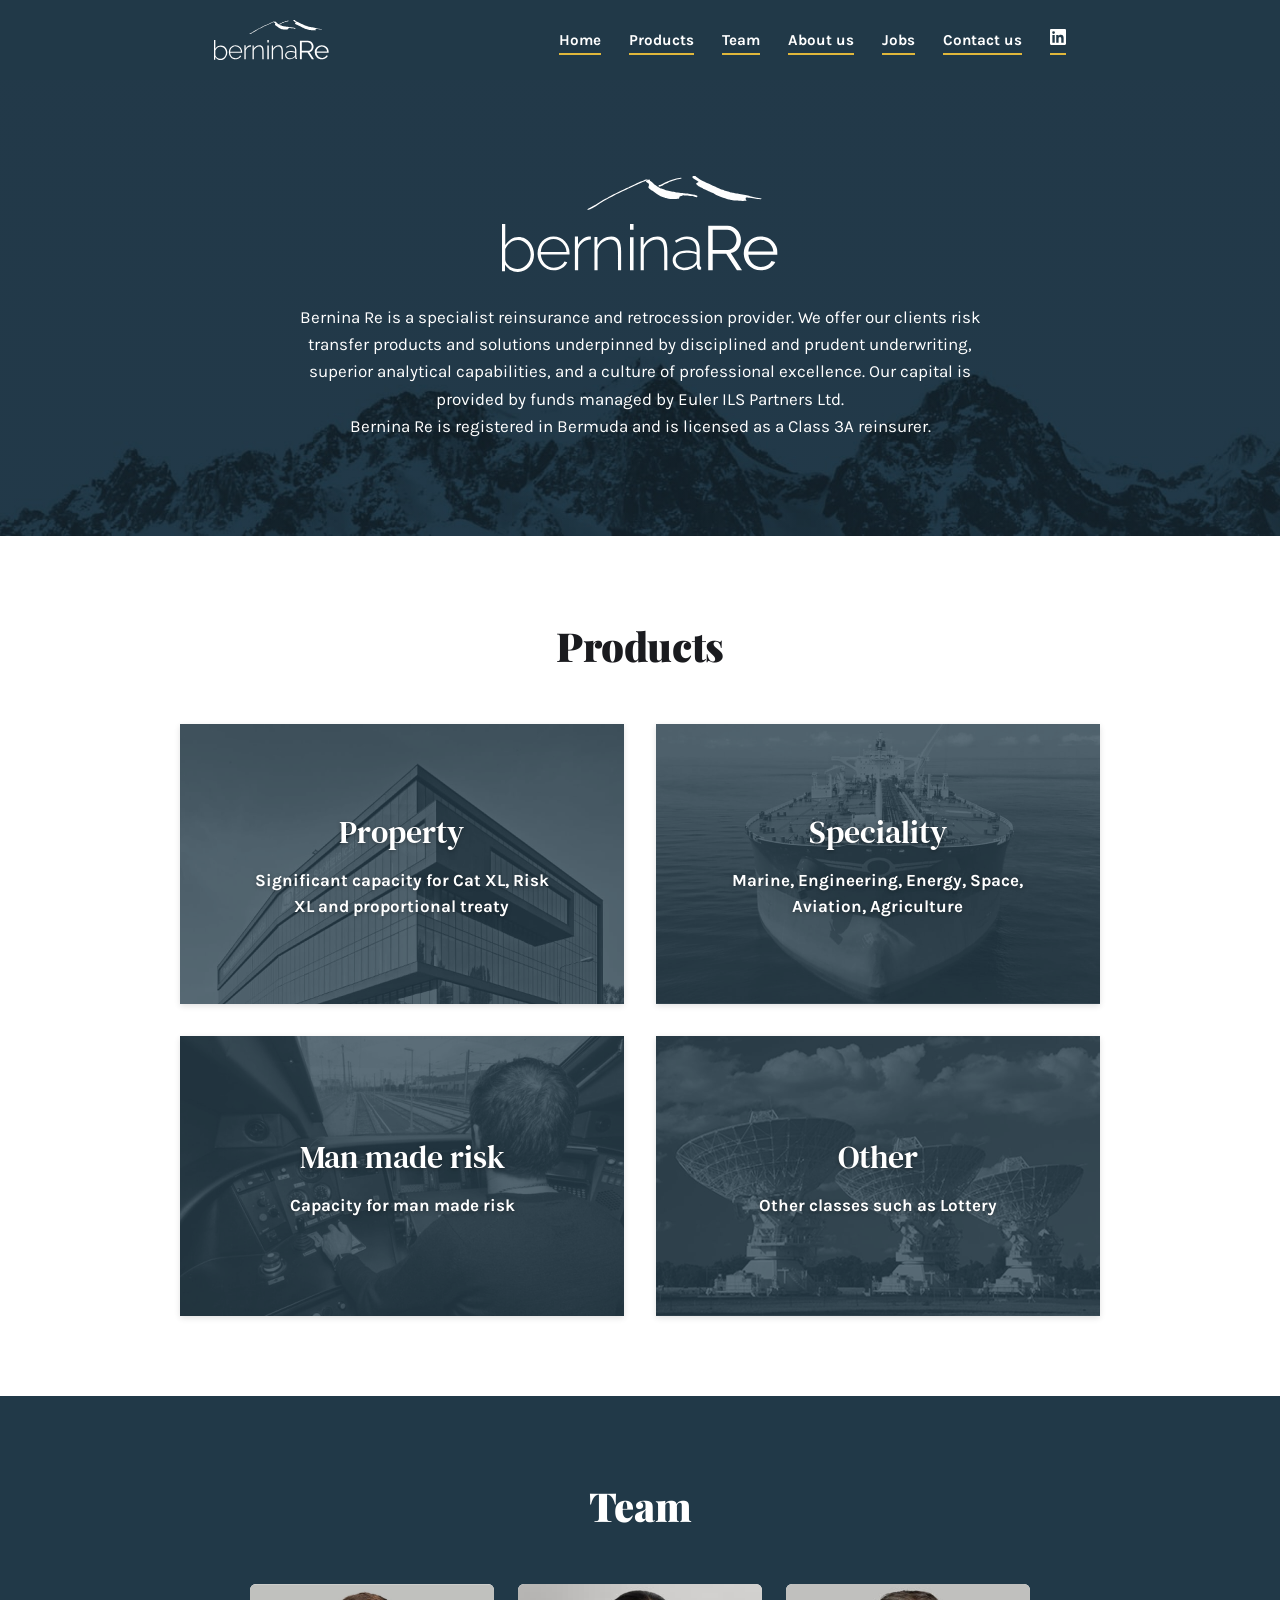
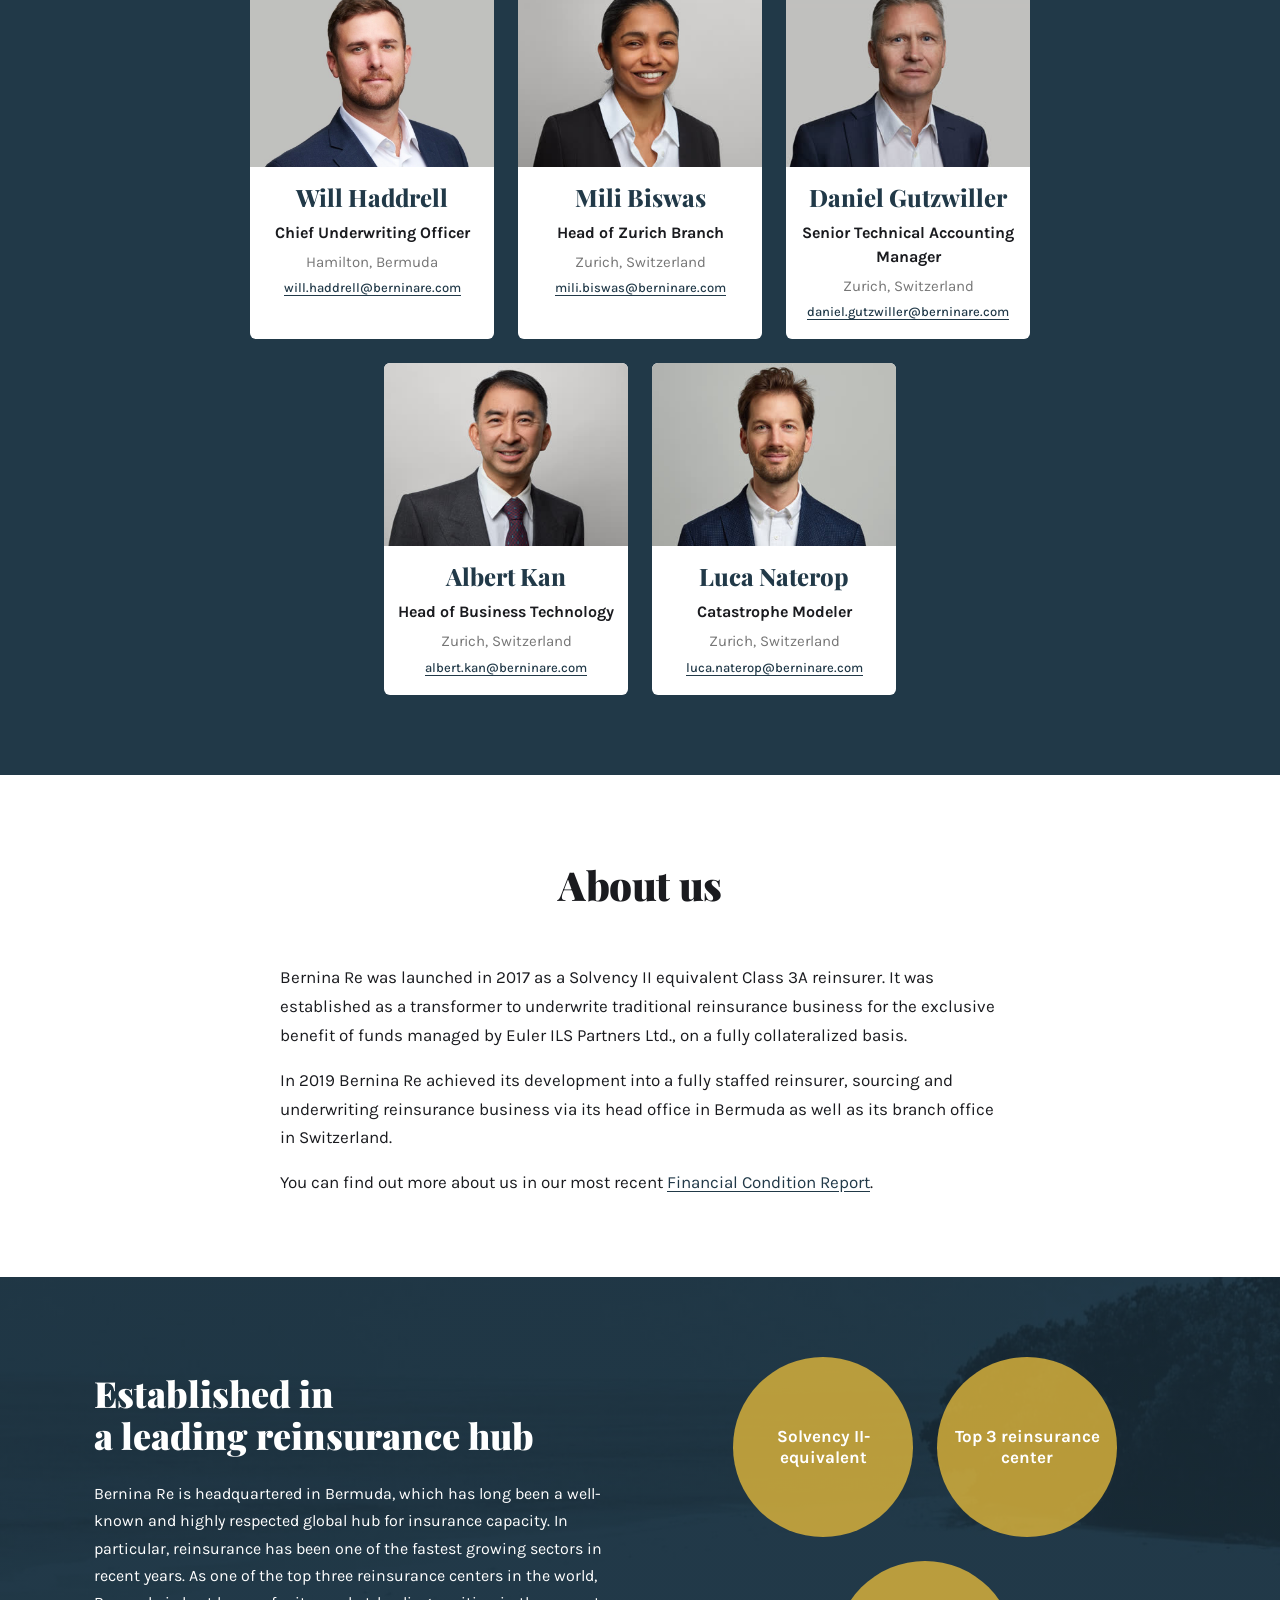
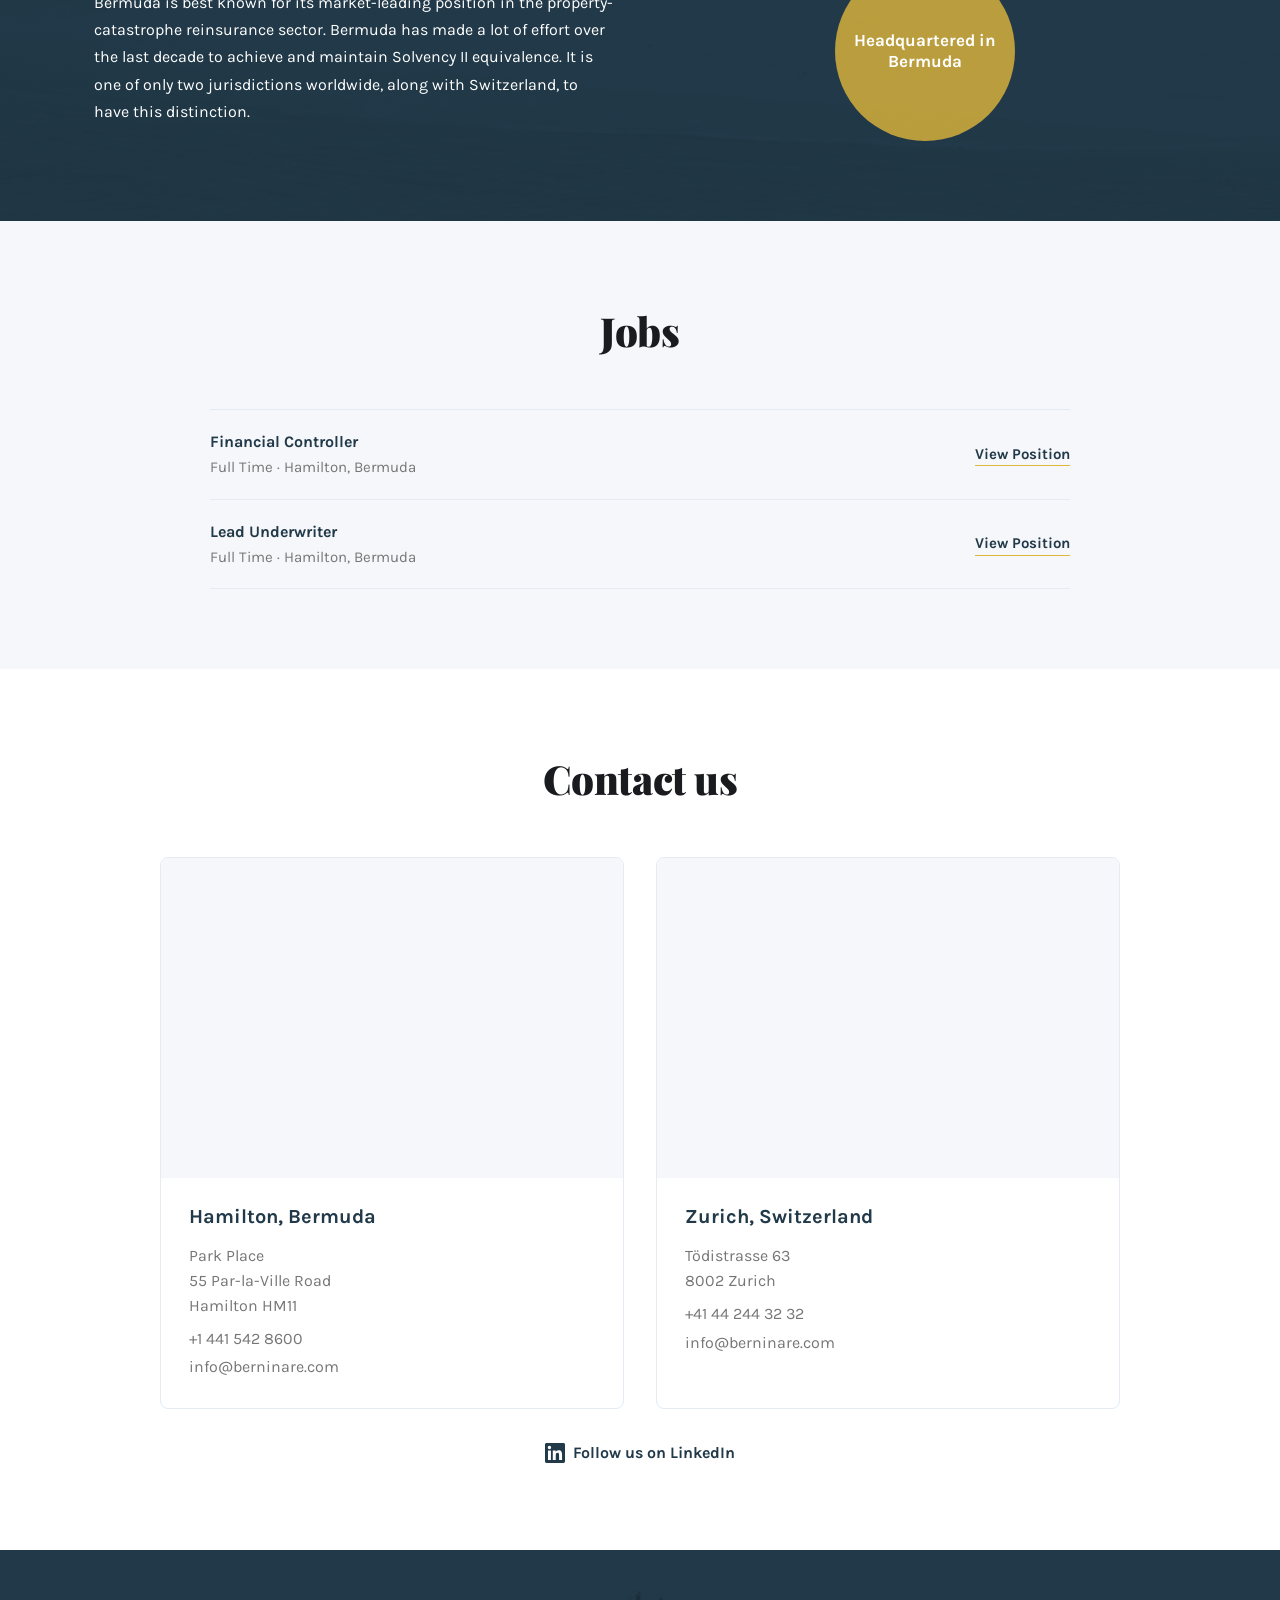
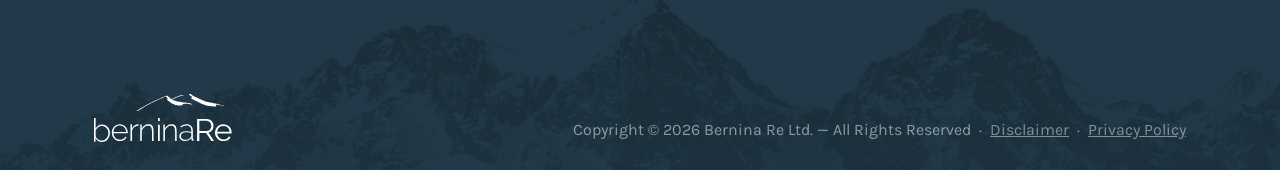
<file: index.html>
<!doctype html>
<html lang="en">
  <head>
    <meta charset="utf-8" />
    <meta name="viewport" content="width=device-width, initial-scale=1" />
    <meta http-equiv="Cache-Control" content="no-cache, no-store, must-revalidate" />
    <meta http-equiv="Pragma" content="no-cache" />
    <meta http-equiv="Expires" content="0" />
    <title>Bernina Re</title>
    <link rel="icon" type="image/png" href="assets/favicon.png" />
    <link
      rel="preconnect"
      href="https://fonts.gstatic.com"
      crossorigin
    />
    <link
      rel="stylesheet"
      href="https://fonts.googleapis.com/css2?family=DM+Serif+Text&family=Karla:wght@400;500;700&family=Playfair+Display:wght@700;800;900&display=swap"
    />
    <link rel="stylesheet" href="styles.css" />
  </head>
  <body>
    <header class="site-header">
      <div class="container site-header__inner">
        <a href="/" class="site-header__brand" aria-label="Bernina Re home">
          <img src="assets/logo.svg" alt="Bernina Re" />
        </a>
        <nav class="site-nav" aria-label="Primary">
          <ul>
            <li><a href="/" aria-current="page">Home</a></li>
            <li><a href="#our-products">Products</a></li>
            <li><a href="#our-team">Team</a></li>
            <li><a href="#about-us">About us</a></li>
            <li><a href="#jobs">Jobs</a></li>
            <li><a href="#contact-us">Contact us</a></li>
            <li><a href="https://www.linkedin.com/company/bernina-re-ltd/" target="_blank" rel="noopener noreferrer" aria-label="LinkedIn"><svg width="16" height="16" viewBox="0 0 24 24" fill="currentColor" aria-hidden="true"><path d="M20.447 20.452h-3.554v-5.569c0-1.328-.027-3.037-1.852-3.037-1.853 0-2.136 1.445-2.136 2.939v5.667H9.351V9h3.414v1.561h.046c.477-.9 1.637-1.85 3.37-1.85 3.601 0 4.267 2.37 4.267 5.455v6.286zM5.337 7.433a2.062 2.062 0 01-2.063-2.065 2.064 2.064 0 112.063 2.065zm1.782 13.019H3.555V9h3.564v11.452zM22.225 0H1.771C.792 0 0 .774 0 1.729v20.542C0 23.227.792 24 1.771 24h20.451C23.2 24 24 23.227 24 22.271V1.729C24 .774 23.2 0 22.222 0h.003z"/></svg></a></li>
          </ul>
        </nav>
      </div>
    </header>

    <section class="hero">
      <div class="container hero__inner">
        <img src="assets/logo.svg" alt="Bernina Re" class="hero__logo" />
        <p class="hero__lede">
          Bernina Re is a specialist reinsurance and retrocession provider. We
          offer our clients risk transfer products and solutions underpinned by
          disciplined and prudent underwriting, superior analytical
          capabilities, and a culture of professional excellence. Our capital is
          provided by funds managed by Euler ILS Partners Ltd.<br />Bernina Re
          is registered in Bermuda and is licensed as a Class 3A reinsurer. 
        </p>
      </div>
    </section>

    <section id="our-products" class="section">
      <div class="container">
        <h2 class="section__heading">Products</h2>
        <div class="products">
          <article
            class="product-card"
            style="background-image: url('assets/property.jpg')"
          >
            <div class="product-card__body">
              <h3 class="product-card__title">Property</h3>
              <p class="product-card__desc">
                Significant capacity for Cat XL, Risk XL and proportional
                treaty
              </p>
            </div>
          </article>
          <article
            class="product-card"
            style="background-image: url('assets/specialty.jpg')"
          >
            <div class="product-card__body">
              <h3 class="product-card__title">Speciality</h3>
              <p class="product-card__desc">
                Marine, Engineering, Energy, Space, Aviation, Agriculture
              </p>
            </div>
          </article>
          <article
            class="product-card"
            style="background-image: url('assets/man.jpg')"
          >
            <div class="product-card__body">
              <h3 class="product-card__title">Man made risk</h3>
              <p class="product-card__desc">Capacity for man made risk</p>
            </div>
          </article>
          <article
            class="product-card"
            style="background-image: url('assets/cyber.jpg')"
          >
            <div class="product-card__body">
              <h3 class="product-card__title">Other</h3>
              <p class="product-card__desc">Other classes such as Lottery</p>
            </div>
          </article>
        </div>
      </div>
    </section>

    <section id="our-team" class="section section--dark">
      <div class="container">
        <h2 class="section__heading section__heading--on-dark">Team</h2>
        <div class="team">
        <article class="team-card">
            <div
              class="team-card__photo"
              style="background-image: url('assets/will_haddrell.webp')"
              role="img"
              aria-label="Will Haddrell"
            ></div>
            <div class="team-card__body">
              <h3 class="team-card__name">Will Haddrell</h3>
              <p class="team-card__role">
                Chief Underwriting Officer
              </p>
              <p class="team-card__location">Hamilton, Bermuda</p>
              <a
                href="#"
                class="team-card__email js-email"
                data-u="will.haddrell"
                data-d="berninare.com"
                >email</a
              >
            </div>
          </article>
          <article class="team-card">
            <div
              class="team-card__photo"
              style="
                background-image: url('assets/mili_biswas.jpg');
                background-size: 165%;
                background-position: 50% 15%;
              "
              role="img"
              aria-label="Mili Biswas"
            ></div>
            <div class="team-card__body">
              <h3 class="team-card__name">Mili Biswas</h3>
              <p class="team-card__role">Head of Zurich Branch</p>
              <p class="team-card__location">Zurich, Switzerland</p>
              <a
                href="#"
                class="team-card__email js-email"
                data-u="mili.biswas"
                data-d="berninare.com"
                >email</a
              >
            </div>
          </article>
          <article class="team-card">
            <div
              class="team-card__photo"
              style="
                background-image: url('assets/daniel_gutzwiller.jpg');
                background-size: 165%;
                background-position: 50% 15%;
              "
              role="img"
              aria-label="Daniel Gutzwiller"
            ></div>
            <div class="team-card__body">
              <h3 class="team-card__name">Daniel Gutzwiller</h3>
              <p class="team-card__role">
                Senior Technical Accounting Manager
              </p>
              <p class="team-card__location">Zurich, Switzerland</p>
              <a
                href="#"
                class="team-card__email js-email"
                data-u="daniel.gutzwiller"
                data-d="berninare.com"
                >email</a
              >
            </div>
          </article>
          <article class="team-card">
            <div
              class="team-card__photo"
              style="
                background-image: url('assets/albert_kan.jpg');
                background-size: 165%;
                background-position: 50% 15%;
              "
              role="img"
              aria-label="Albert Kan"
            ></div>
            <div class="team-card__body">
              <h3 class="team-card__name">Albert Kan</h3>
              <p class="team-card__role">Head of Business Technology</p>
              <p class="team-card__location">Zurich, Switzerland</p>
              <a
                href="#"
                class="team-card__email js-email"
                data-u="albert.kan"
                data-d="berninare.com"
                >email</a
              >
            </div>
          </article>
          <article class="team-card">
            <div
              class="team-card__photo"
              style="
                background-image: url('assets/luca_naterop.jpg');
                background-size: 165%;
                background-position: 50% 5%;
              "
              role="img"
              aria-label="Luca Naterop"
            ></div>
            <div class="team-card__body">
              <h3 class="team-card__name">Luca Naterop</h3>
              <p class="team-card__role">Catastrophe Modeler</p>
              <p class="team-card__location">Zurich, Switzerland</p>
              <a
                href="#"
                class="team-card__email js-email"
                data-u="luca.naterop"
                data-d="berninare.com"
                >email</a
              >
            </div>
          </article>
        </div>
      </div>
    </section>

    <section id="about-us" class="section">
      <div class="container">
        <h2 class="section__heading">About us</h2>
        <div class="prose">
          <p>
            Bernina Re was launched in 2017 as a Solvency II equivalent Class 3A
            reinsurer. It was established as a transformer to underwrite
            traditional reinsurance business for the exclusive benefit of funds
            managed by Euler ILS Partners Ltd., on a fully collateralized basis.
          </p>
          <p>
            In 2019 Bernina Re achieved its development into a fully staffed
            reinsurer, sourcing and underwriting reinsurance business via its
            head office in Bermuda as well as its branch office in Switzerland.
          </p>
          <p>
            You can find out more about us in our most recent
            <a href="assets/fcr-2025.pdf" target="_blank" rel="noopener noreferrer">Financial Condition Report</a>.
          </p>
        </div>
      </div>
    </section>

    <section class="hub">
      <div class="container hub__inner">
        <div class="hub__text">
          <h2 class="hub__heading">
            Established in<br />a leading reinsurance hub
          </h2>
          <p class="hub__paragraph">
            Bernina Re is headquartered in Bermuda, which has long been a
            well-known and highly respected global hub for insurance capacity.
            In particular, reinsurance has been one of the fastest growing
            sectors in recent years. As one of the top three reinsurance centers
            in the world, Bermuda is best known for its market-leading position
            in the property-catastrophe reinsurance sector. Bermuda has made a
            lot of effort over the last decade to achieve and maintain Solvency
            II equivalence. It is one of only two jurisdictions worldwide, along
            with Switzerland, to have this distinction.
          </p>
        </div>
        <div class="hub__badges">
          <div class="hub__badge">Solvency II-equivalent</div>
          <div class="hub__badge">Top 3 reinsurance center</div>
          <div class="hub__badge">Headquartered in Bermuda</div>
        </div>
      </div>
    </section>

    <section id="jobs" class="section section--tinted">
      <div class="container">
        <h2 class="section__heading">Jobs</h2>
        <ul class="job-list">
          <li class="job-list__item">
            <div>
              <div class="job-list__title">Financial Controller</div>
              <div class="job-list__meta">Full Time · Hamilton, Bermuda</div>
            </div>
            <a href="https://app.bermudajobconnect.bm/job/1d660223-068b-4756-8835-8b69dff92398" class="job-list__apply" target="_blank" rel="noopener noreferrer">View Position</a>
          </li>
          <li class="job-list__item">
            <div>
              <div class="job-list__title">Lead Underwriter</div>
              <div class="job-list__meta">Full Time · Hamilton, Bermuda</div>
            </div>
            <a href="https://app.bermudajobconnect.bm/job/5ac7003d-dae6-4c90-a8c4-d55097bea730" class="job-list__apply" target="_blank" rel="noopener noreferrer">View Position</a>
          </li>

        </ul>
      </div>
    </section>

    <section id="contact-us" class="section">
      <div class="container">
        <h2 class="section__heading">Contact us</h2>
        <div class="contacts">
          <article class="contact-card">
            <iframe
              class="contact-card__map"
              title="Hamilton office map"
              loading="lazy"
              referrerpolicy="no-referrer-when-downgrade"
              src="https://maps.google.com/maps?q=Bernina+Re+Hamilton+Bermuda&hl=en&z=16&output=embed"
            ></iframe>
            <div class="contact-card__body">
<h3 class="contact-card__title">Hamilton, Bermuda</h3>
              <address class="contact-card__address">
                Park Place<br />
                55 Par-la-Ville Road<br />
                Hamilton HM11
              </address>
              <ul class="contact-card__links">
                <li><a href="tel:+14415428600">+1 441 542 8600</a></li>
                <li><a href="#" class="js-email" data-u="info" data-d="berninare.com">email</a></li>
              </ul>
            </div>
          </article>

          <article class="contact-card">
            <iframe
              class="contact-card__map"
              title="Zurich office map"
              loading="lazy"
              referrerpolicy="no-referrer-when-downgrade"
              src="https://maps.google.com/maps?q=Bernina+Re+Zurich&hl=en&z=16&output=embed"
            ></iframe>
            <div class="contact-card__body">
<h3 class="contact-card__title">Zurich, Switzerland</h3>
              <address class="contact-card__address">
                Tödistrasse 63<br />
                8002 Zurich
              </address>
              <ul class="contact-card__links">
                <li><a href="tel:+41442443232">+41 44 244 32 32</a></li>
                <li><a href="#" class="js-email" data-u="info" data-d="berninare.com">email</a></li>
              </ul>
            </div>
          </article>
        </div>
        <p class="contacts__linkedin">
          <a href="https://www.linkedin.com/company/bernina-re-ltd/" target="_blank" rel="noopener noreferrer">
            <svg width="20" height="20" viewBox="0 0 24 24" fill="currentColor" aria-hidden="true"><path d="M20.447 20.452h-3.554v-5.569c0-1.328-.027-3.037-1.852-3.037-1.853 0-2.136 1.445-2.136 2.939v5.667H9.351V9h3.414v1.561h.046c.477-.9 1.637-1.85 3.37-1.85 3.601 0 4.267 2.37 4.267 5.455v6.286zM5.337 7.433a2.062 2.062 0 01-2.063-2.065 2.064 2.064 0 112.063 2.065zm1.782 13.019H3.555V9h3.564v11.452zM22.225 0H1.771C.792 0 0 .774 0 1.729v20.542C0 23.227.792 24 1.771 24h20.451C23.2 24 24 23.227 24 22.271V1.729C24 .774 23.2 0 22.222 0h.003z"/></svg>
            Follow us on LinkedIn
          </a>
        </p>
      </div>
    </section>
    <footer class="site-footer">
      <div class="container site-footer__inner">
        <a href="/" class="site-footer__brand" aria-label="Bernina Re home">
          <img src="assets/logo.svg" alt="Bernina Re" />
        </a>
        <p class="site-footer__copyright">
          Copyright © <span id="copyright-year">2026</span> Bernina Re Ltd. &mdash; All Rights Reserved
          &nbsp;&middot;&nbsp;
          <a href="/disclaimer.html" style="color:inherit;opacity:0.9;text-decoration:underline;">Disclaimer</a>
          &nbsp;&middot;&nbsp;
          <a href="/privacy.html" style="color:inherit;opacity:0.9;text-decoration:underline;">Privacy Policy</a>
        </p>
      </div>
    </footer>

    <script>
      document.querySelectorAll('.js-email').forEach(function (a) {
        var e = a.dataset.u + '\u0040' + a.dataset.d;
        a.href = 'mailto:' + e;
        a.textContent = e;
      });
      document.getElementById('copyright-year').textContent = new Date().getFullYear();
    </script>
  </body>
</html>
</file>
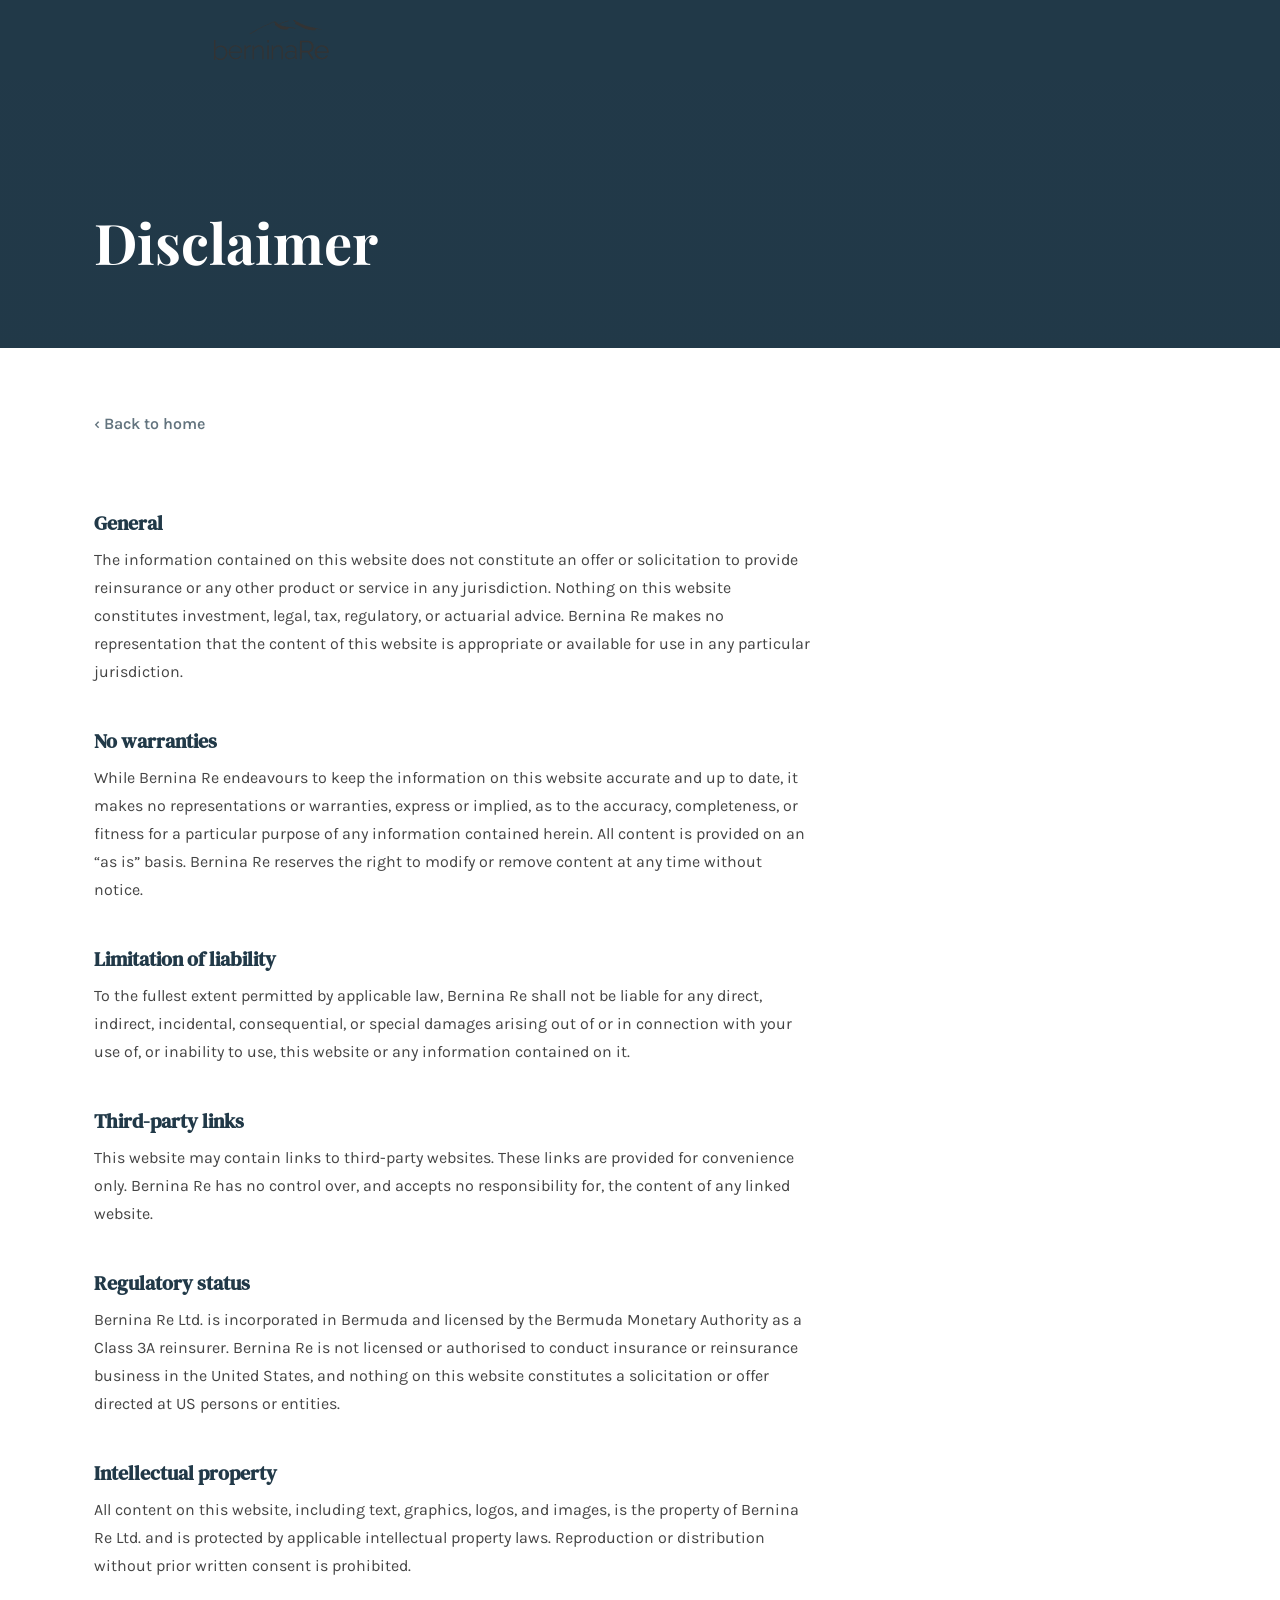
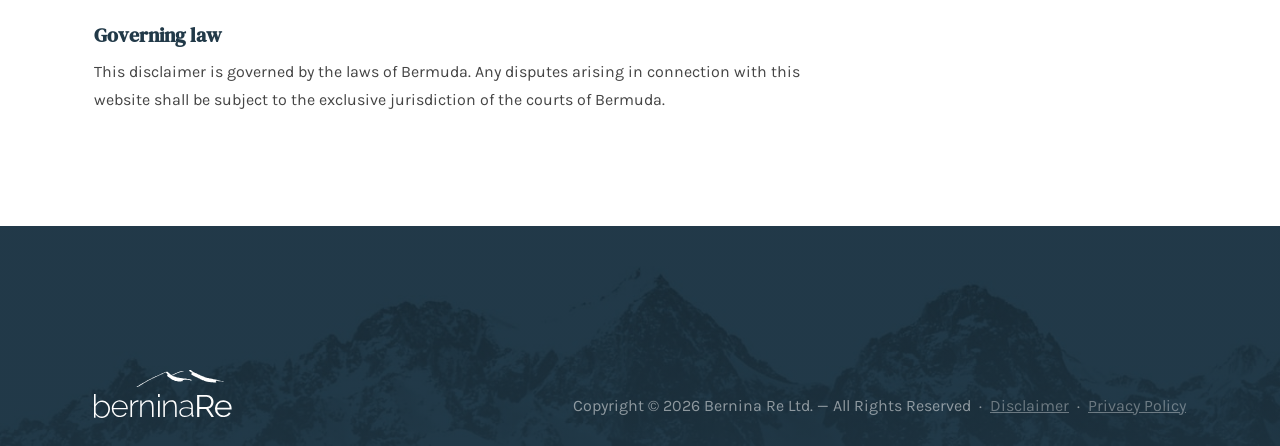
<file: disclaimer.html>
<!doctype html>
<html lang="en">
  <head>
    <meta charset="utf-8" />
    <meta name="viewport" content="width=device-width, initial-scale=1" />
    <title>Disclaimer &mdash; Bernina Re</title>
    <link rel="icon" type="image/png" href="assets/favicon.png" />
    <link rel="preconnect" href="https://fonts.gstatic.com" crossorigin />
    <link
      rel="stylesheet"
      href="https://fonts.googleapis.com/css2?family=DM+Serif+Text&family=Karla:wght@400;500;700&family=Playfair+Display:wght@700;800;900&display=swap"
    />
    <link rel="stylesheet" href="styles.css" />
    <style>
      .disclaimer-hero {
        background-color: var(--midnight);
        background-image: linear-gradient(rgba(33, 57, 72, 0.6), rgba(33, 57, 72, 0.8)),
          url("assets/banner-bg.jpg");
        background-position: 50% 40%;
        background-size: cover;
        color: #fff;
        padding: 120px 0 64px;
      }
      .disclaimer-hero h1 {
        font-family: 'Playfair Display', serif;
        font-size: clamp(2rem, 5vw, 3.5rem);
        font-weight: 700;
        margin: 0;
      }
      .disclaimer-body {
        padding: 64px 0 96px;
      }
      .disclaimer-body h2 {
        font-family: 'DM Serif Text', serif;
        font-size: 1.25rem;
        color: var(--midnight);
        margin: 2.5rem 0 0.5rem;
      }
      .disclaimer-body h2:first-child {
        margin-top: 0;
      }
      .disclaimer-body p {
        color: #444;
        line-height: 1.75;
        margin: 0 0 1rem;
        max-width: 72ch;
      }
      .back-link {
        display: inline-flex;
        align-items: center;
        gap: 0.4em;
        color: var(--midnight);
        font-weight: 600;
        text-decoration: none;
        margin-bottom: 2rem;
        opacity: 0.7;
        transition: opacity 0.2s;
      }
      .back-link:hover { opacity: 1; }
    </style>
  </head>
  <body>
    <header class="site-header">
      <div class="container site-header__inner">
        <a href="/" class="site-header__brand" aria-label="Bernina Re home">
          <img src="assets/logo_dark.svg" alt="Bernina Re" />
        </a>
      </div>
    </header>

    <section class="disclaimer-hero">
      <div class="container">
        <h1>Disclaimer</h1>
      </div>
    </section>

    <section class="disclaimer-body">
      <div class="container">
        <a href="/" class="back-link">&#8249; Back to home</a>

        <h2>General</h2>
        <p>The information contained on this website does not constitute an offer or solicitation to provide reinsurance or any other product or service in any jurisdiction. Nothing on this website constitutes investment, legal, tax, regulatory, or actuarial advice. Bernina Re makes no representation that the content of this website is appropriate or available for use in any particular jurisdiction.</p>

        <h2>No warranties</h2>
        <p>While Bernina Re endeavours to keep the information on this website accurate and up to date, it makes no representations or warranties, express or implied, as to the accuracy, completeness, or fitness for a particular purpose of any information contained herein. All content is provided on an &ldquo;as is&rdquo; basis. Bernina Re reserves the right to modify or remove content at any time without notice.</p>

        <h2>Limitation of liability</h2>
        <p>To the fullest extent permitted by applicable law, Bernina Re shall not be liable for any direct, indirect, incidental, consequential, or special damages arising out of or in connection with your use of, or inability to use, this website or any information contained on it.</p>

        <h2>Third-party links</h2>
        <p>This website may contain links to third-party websites. These links are provided for convenience only. Bernina Re has no control over, and accepts no responsibility for, the content of any linked website.</p>

        <h2>Regulatory status</h2>
        <p>Bernina Re Ltd. is incorporated in Bermuda and licensed by the Bermuda Monetary Authority as a Class 3A reinsurer. Bernina Re is not licensed or authorised to conduct insurance or reinsurance business in the United States, and nothing on this website constitutes a solicitation or offer directed at US persons or entities.</p>

        <h2>Intellectual property</h2>
        <p>All content on this website, including text, graphics, logos, and images, is the property of Bernina Re Ltd. and is protected by applicable intellectual property laws. Reproduction or distribution without prior written consent is prohibited.</p>

        <h2>Governing law</h2>
        <p>This disclaimer is governed by the laws of Bermuda. Any disputes arising in connection with this website shall be subject to the exclusive jurisdiction of the courts of Bermuda.</p>
      </div>
    </section>

    <footer class="site-footer">
      <div class="container site-footer__inner">
        <a href="/" class="site-footer__brand" aria-label="Bernina Re home">
          <img src="assets/logo.svg" alt="Bernina Re" />
        </a>
        <p class="site-footer__copyright">
          Copyright &copy; <span id="copyright-year"></span> Bernina Re Ltd. &mdash; All Rights Reserved
          &nbsp;&middot;&nbsp;
          <a href="/disclaimer.html" style="color:inherit;opacity:0.7;text-decoration:underline;">Disclaimer</a>
          &nbsp;&middot;&nbsp;
          <a href="/privacy.html" style="color:inherit;opacity:0.7;text-decoration:underline;">Privacy Policy</a>
        </p>
      </div>
    </footer>

    <script>
      document.getElementById('copyright-year').textContent = new Date().getFullYear();
    </script>
  </body>
</html>
</file>
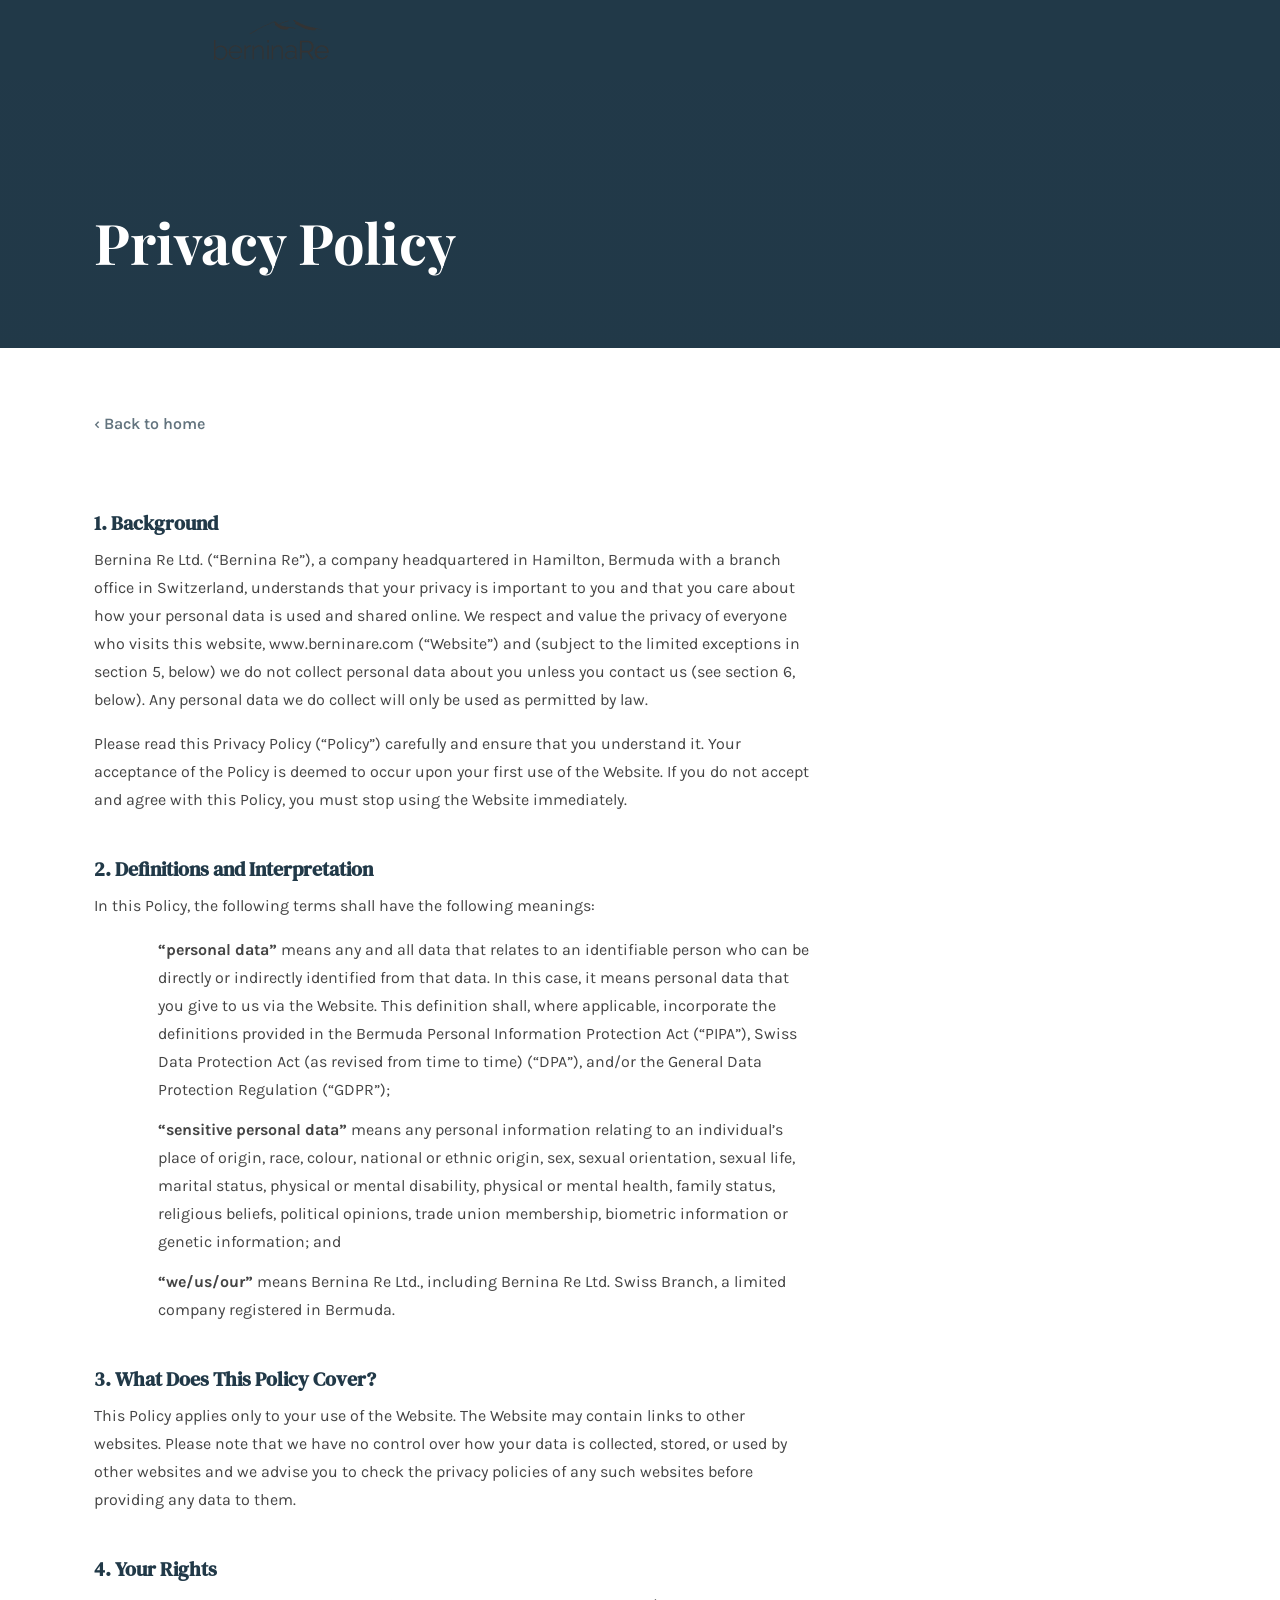
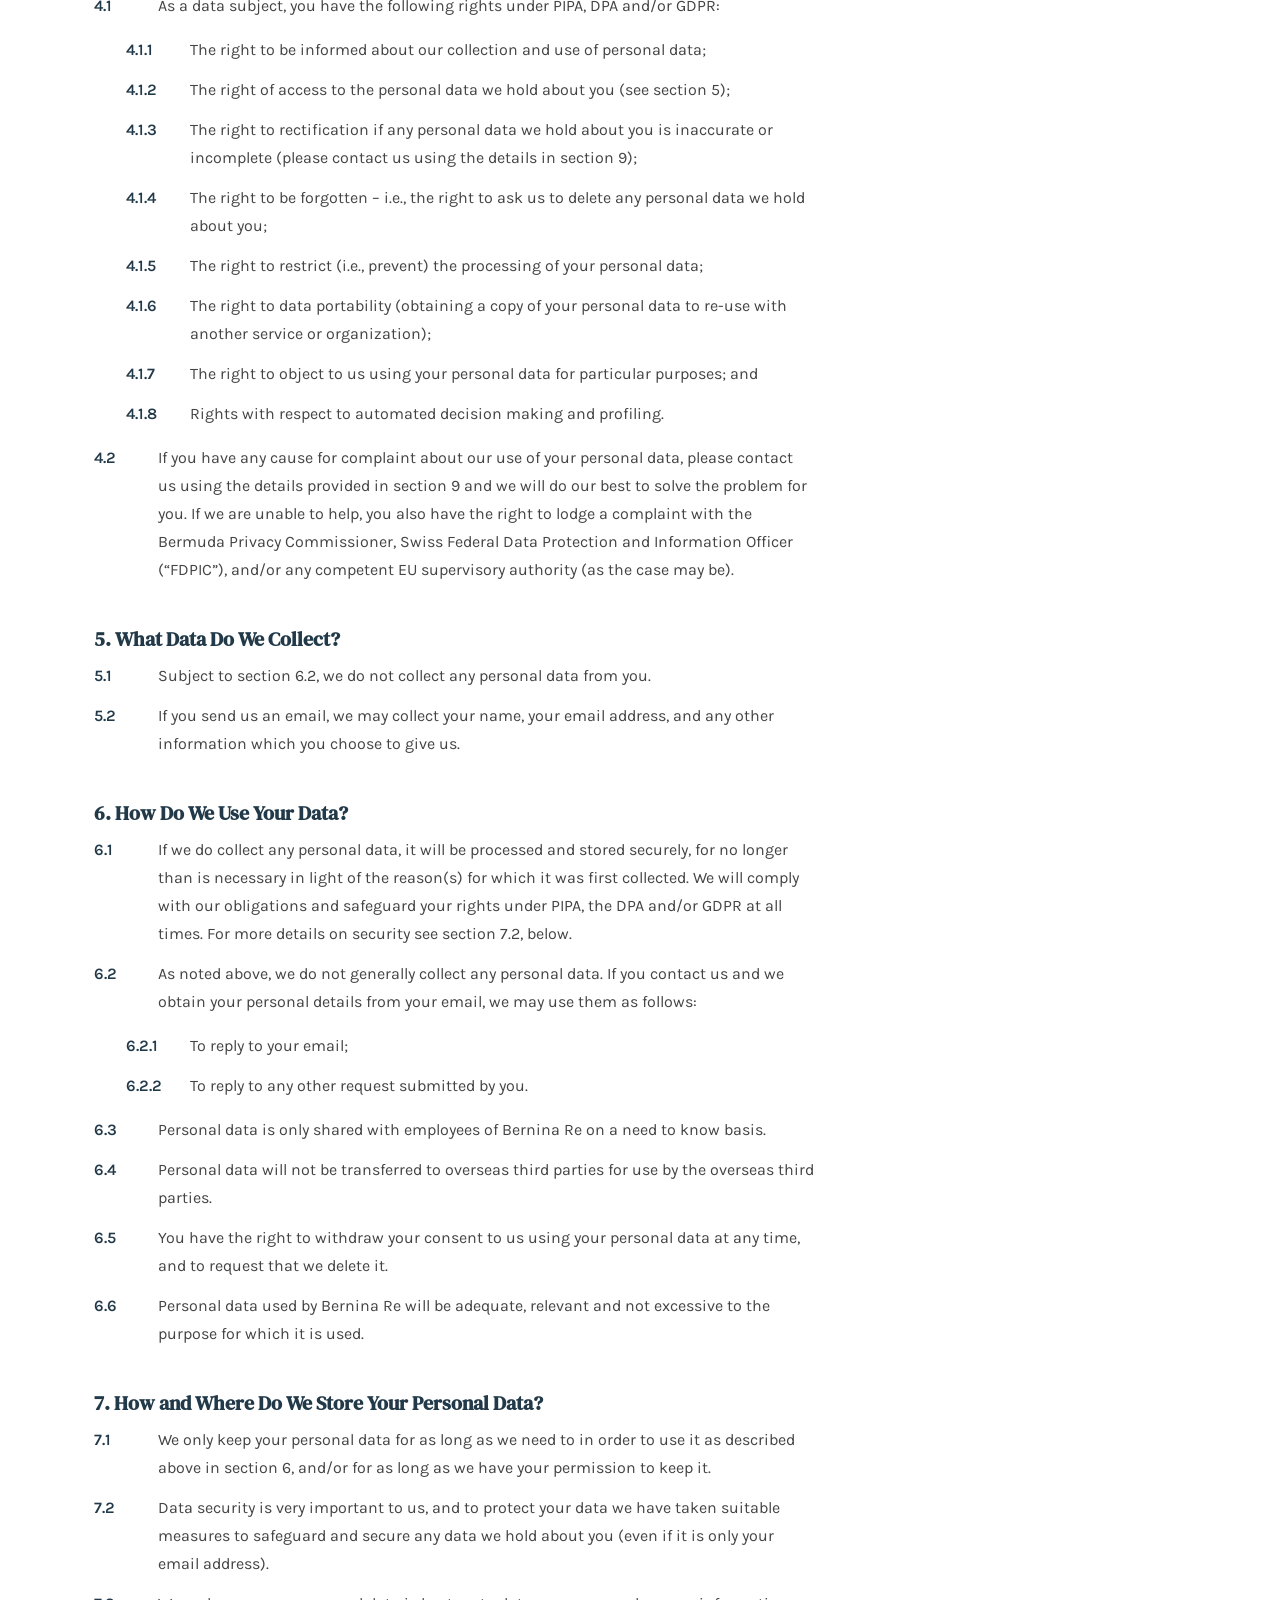
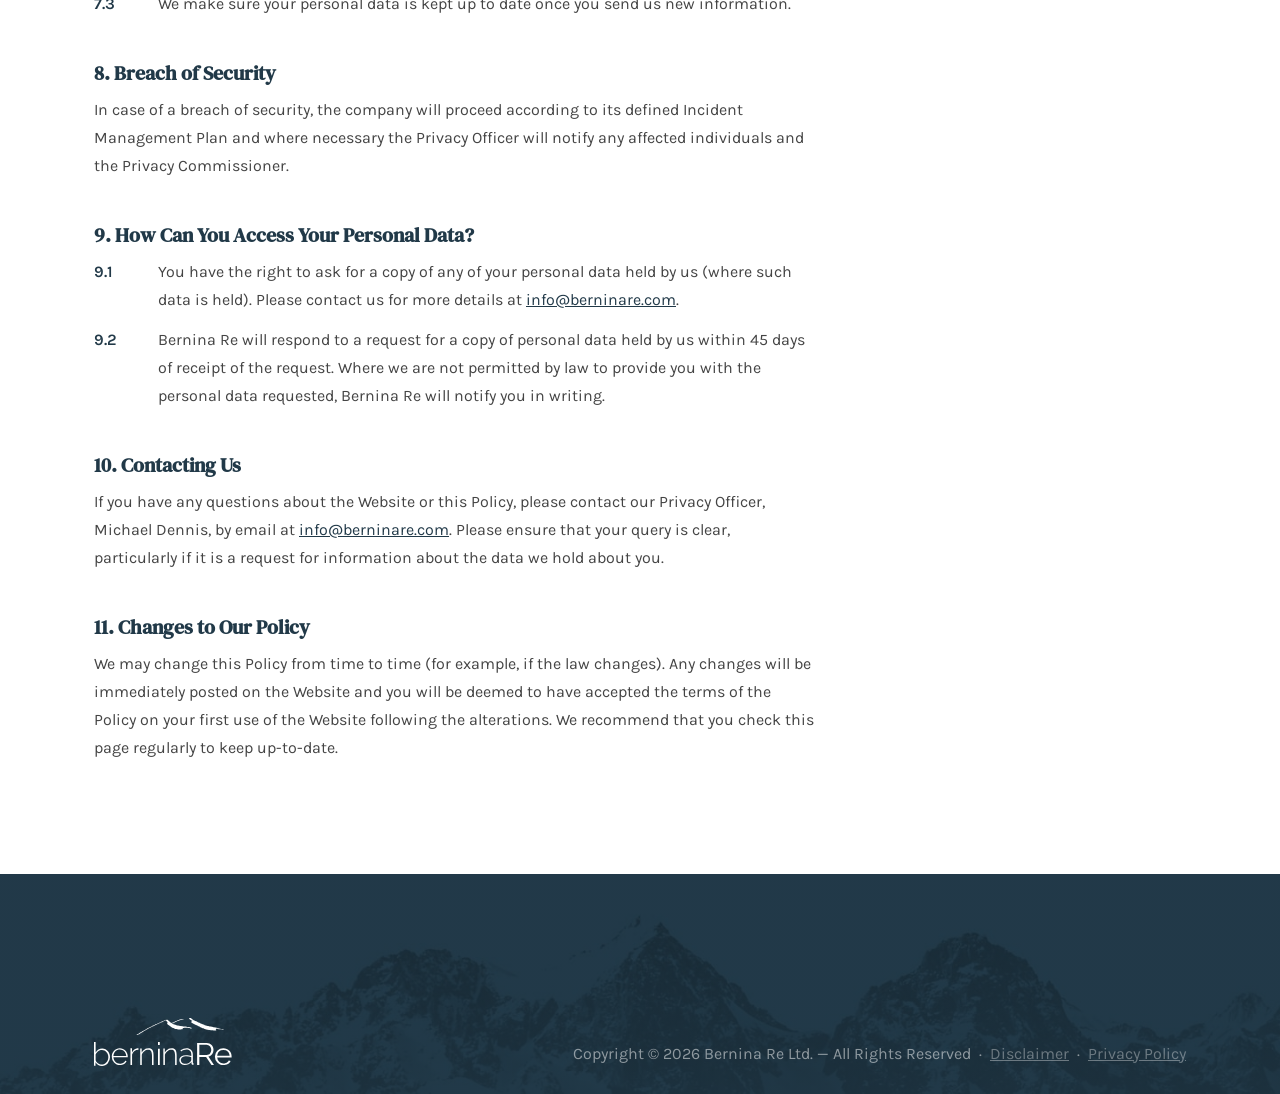
<file: privacy.html>
<!doctype html>
<html lang="en">
  <head>
    <meta charset="utf-8" />
    <meta name="viewport" content="width=device-width, initial-scale=1" />
    <title>Privacy Policy &mdash; Bernina Re</title>
    <link rel="icon" type="image/png" href="assets/favicon.png" />
    <link rel="preconnect" href="https://fonts.gstatic.com" crossorigin />
    <link
      rel="stylesheet"
      href="https://fonts.googleapis.com/css2?family=DM+Serif+Text&family=Karla:wght@400;500;700&family=Playfair+Display:wght@700;800;900&display=swap"
    />
    <link rel="stylesheet" href="styles.css" />
    <style>
      .disclaimer-hero {
        background-color: var(--midnight);
        background-image: linear-gradient(rgba(33, 57, 72, 0.6), rgba(33, 57, 72, 0.8)),
          url("assets/banner-bg.jpg");
        background-position: 50% 40%;
        background-size: cover;
        color: #fff;
        padding: 120px 0 64px;
      }
      .disclaimer-hero h1 {
        font-family: 'Playfair Display', serif;
        font-size: clamp(2rem, 5vw, 3.5rem);
        font-weight: 700;
        margin: 0;
      }
      .disclaimer-body {
        padding: 64px 0 96px;
      }
      .disclaimer-body h2 {
        font-family: 'DM Serif Text', serif;
        font-size: 1.25rem;
        color: var(--midnight);
        margin: 2.5rem 0 0.5rem;
      }
      .disclaimer-body h2:first-child {
        margin-top: 0;
      }
      .disclaimer-body p {
        color: #444;
        line-height: 1.75;
        margin: 0 0 1rem;
        max-width: 72ch;
      }
      .disclaimer-body ul {
        color: #444;
        line-height: 1.75;
        margin: 0 0 1rem;
        padding-left: 0;
        list-style: none;
        max-width: 72ch;
      }
      .disclaimer-body li {
        display: flex;
        gap: 1rem;
        margin-bottom: 0.75rem;
      }
      .disclaimer-body li > span {
        min-width: 3rem;
        font-weight: 600;
        color: var(--midnight);
        flex-shrink: 0;
      }
      .disclaimer-body li > p {
        margin: 0;
      }
      .disclaimer-body ul ul {
        margin-top: 0.5rem;
        margin-left: 1rem;
      }
      .back-link {
        display: inline-flex;
        align-items: center;
        gap: 0.4em;
        color: var(--midnight);
        font-weight: 600;
        text-decoration: none;
        margin-bottom: 2rem;
        opacity: 0.7;
        transition: opacity 0.2s;
      }
      .back-link:hover { opacity: 1; }
      a.inline-link { color: var(--midnight); }
    </style>
  </head>
  <body>
    <header class="site-header">
      <div class="container site-header__inner">
        <a href="/" class="site-header__brand" aria-label="Bernina Re home">
          <img src="assets/logo_dark.svg" alt="Bernina Re" />
        </a>
      </div>
    </header>

    <section class="disclaimer-hero">
      <div class="container">
        <h1>Privacy Policy</h1>
      </div>
    </section>

    <section class="disclaimer-body">
      <div class="container">
        <a href="/" class="back-link">&#8249; Back to home</a>

        <h2>1. Background</h2>
        <p>Bernina Re Ltd. (&ldquo;Bernina Re&rdquo;), a company headquartered in Hamilton, Bermuda with a branch office in Switzerland, understands that your privacy is important to you and that you care about how your personal data is used and shared online. We respect and value the privacy of everyone who visits this website, www.berninare.com (&ldquo;Website&rdquo;) and (subject to the limited exceptions in section 5, below) we do not collect personal data about you unless you contact us (see section 6, below). Any personal data we do collect will only be used as permitted by law.</p>
        <p>Please read this Privacy Policy (&ldquo;Policy&rdquo;) carefully and ensure that you understand it. Your acceptance of the Policy is deemed to occur upon your first use of the Website. If you do not accept and agree with this Policy, you must stop using the Website immediately.</p>

        <h2>2. Definitions and Interpretation</h2>
        <p>In this Policy, the following terms shall have the following meanings:</p>
        <ul>
          <li><span></span><p><strong>&ldquo;personal data&rdquo;</strong> means any and all data that relates to an identifiable person who can be directly or indirectly identified from that data. In this case, it means personal data that you give to us via the Website. This definition shall, where applicable, incorporate the definitions provided in the Bermuda Personal Information Protection Act (&ldquo;PIPA&rdquo;), Swiss Data Protection Act (as revised from time to time) (&ldquo;DPA&rdquo;), and/or the General Data Protection Regulation (&ldquo;GDPR&rdquo;);</p></li>
          <li><span></span><p><strong>&ldquo;sensitive personal data&rdquo;</strong> means any personal information relating to an individual&rsquo;s place of origin, race, colour, national or ethnic origin, sex, sexual orientation, sexual life, marital status, physical or mental disability, physical or mental health, family status, religious beliefs, political opinions, trade union membership, biometric information or genetic information; and</p></li>
          <li><span></span><p><strong>&ldquo;we/us/our&rdquo;</strong> means Bernina Re Ltd., including Bernina Re Ltd. Swiss Branch, a limited company registered in Bermuda.</p></li>
        </ul>

        <h2>3. What Does This Policy Cover?</h2>
        <p>This Policy applies only to your use of the Website. The Website may contain links to other websites. Please note that we have no control over how your data is collected, stored, or used by other websites and we advise you to check the privacy policies of any such websites before providing any data to them.</p>

        <h2>4. Your Rights</h2>
        <ul>
          <li>
            <span>4.1</span>
            <p>As a data subject, you have the following rights under PIPA, DPA and/or GDPR:</p>
          </li>
        </ul>
        <ul style="margin-left:2rem;">
          <li><span>4.1.1</span><p>The right to be informed about our collection and use of personal data;</p></li>
          <li><span>4.1.2</span><p>The right of access to the personal data we hold about you (see section 5);</p></li>
          <li><span>4.1.3</span><p>The right to rectification if any personal data we hold about you is inaccurate or incomplete (please contact us using the details in section 9);</p></li>
          <li><span>4.1.4</span><p>The right to be forgotten &ndash; i.e., the right to ask us to delete any personal data we hold about you;</p></li>
          <li><span>4.1.5</span><p>The right to restrict (i.e., prevent) the processing of your personal data;</p></li>
          <li><span>4.1.6</span><p>The right to data portability (obtaining a copy of your personal data to re-use with another service or organization);</p></li>
          <li><span>4.1.7</span><p>The right to object to us using your personal data for particular purposes; and</p></li>
          <li><span>4.1.8</span><p>Rights with respect to automated decision making and profiling.</p></li>
        </ul>
        <ul>
          <li>
            <span>4.2</span>
            <p>If you have any cause for complaint about our use of your personal data, please contact us using the details provided in section 9 and we will do our best to solve the problem for you. If we are unable to help, you also have the right to lodge a complaint with the Bermuda Privacy Commissioner, Swiss Federal Data Protection and Information Officer (&ldquo;FDPIC&rdquo;), and/or any competent EU supervisory authority (as the case may be).</p>
          </li>
        </ul>

        <h2>5. What Data Do We Collect?</h2>
        <ul>
          <li><span>5.1</span><p>Subject to section 6.2, we do not collect any personal data from you.</p></li>
          <li><span>5.2</span><p>If you send us an email, we may collect your name, your email address, and any other information which you choose to give us.</p></li>
        </ul>

        <h2>6. How Do We Use Your Data?</h2>
        <ul>
          <li><span>6.1</span><p>If we do collect any personal data, it will be processed and stored securely, for no longer than is necessary in light of the reason(s) for which it was first collected. We will comply with our obligations and safeguard your rights under PIPA, the DPA and/or GDPR at all times. For more details on security see section 7.2, below.</p></li>
          <li><span>6.2</span><p>As noted above, we do not generally collect any personal data. If you contact us and we obtain your personal details from your email, we may use them as follows:</p></li>
        </ul>
        <ul style="margin-left:2rem;">
          <li><span>6.2.1</span><p>To reply to your email;</p></li>
          <li><span>6.2.2</span><p>To reply to any other request submitted by you.</p></li>
        </ul>
        <ul>
          <li><span>6.3</span><p>Personal data is only shared with employees of Bernina Re on a need to know basis.</p></li>
          <li><span>6.4</span><p>Personal data will not be transferred to overseas third parties for use by the overseas third parties.</p></li>
          <li><span>6.5</span><p>You have the right to withdraw your consent to us using your personal data at any time, and to request that we delete it.</p></li>
          <li><span>6.6</span><p>Personal data used by Bernina Re will be adequate, relevant and not excessive to the purpose for which it is used.</p></li>
        </ul>

        <h2>7. How and Where Do We Store Your Personal Data?</h2>
        <ul>
          <li><span>7.1</span><p>We only keep your personal data for as long as we need to in order to use it as described above in section 6, and/or for as long as we have your permission to keep it.</p></li>
          <li><span>7.2</span><p>Data security is very important to us, and to protect your data we have taken suitable measures to safeguard and secure any data we hold about you (even if it is only your email address).</p></li>
          <li><span>7.3</span><p>We make sure your personal data is kept up to date once you send us new information.</p></li>
        </ul>

        <h2>8. Breach of Security</h2>
        <p>In case of a breach of security, the company will proceed according to its defined Incident Management Plan and where necessary the Privacy Officer will notify any affected individuals and the Privacy Commissioner.</p>

        <h2>9. How Can You Access Your Personal Data?</h2>
        <ul>
          <li><span>9.1</span><p>You have the right to ask for a copy of any of your personal data held by us (where such data is held). Please contact us for more details at <a class="inline-link" href="mailto:info@berninare.com">info@berninare.com</a>.</p></li>
          <li><span>9.2</span><p>Bernina Re will respond to a request for a copy of personal data held by us within 45 days of receipt of the request. Where we are not permitted by law to provide you with the personal data requested, Bernina Re will notify you in writing.</p></li>
        </ul>

        <h2>10. Contacting Us</h2>
        <p>If you have any questions about the Website or this Policy, please contact our Privacy Officer, Michael Dennis, by email at <a class="inline-link" href="mailto:info@berninare.com">info@berninare.com</a>. Please ensure that your query is clear, particularly if it is a request for information about the data we hold about you.</p>

        <h2>11. Changes to Our Policy</h2>
        <p>We may change this Policy from time to time (for example, if the law changes). Any changes will be immediately posted on the Website and you will be deemed to have accepted the terms of the Policy on your first use of the Website following the alterations. We recommend that you check this page regularly to keep up-to-date.</p>
      </div>
    </section>

    <footer class="site-footer">
      <div class="container site-footer__inner">
        <a href="/" class="site-footer__brand" aria-label="Bernina Re home">
          <img src="assets/logo.svg" alt="Bernina Re" />
        </a>
        <p class="site-footer__copyright">
          Copyright &copy; <span id="copyright-year"></span> Bernina Re Ltd. &mdash; All Rights Reserved
          &nbsp;&middot;&nbsp;
          <a href="/disclaimer.html" style="color:inherit;opacity:0.7;text-decoration:underline;">Disclaimer</a>
          &nbsp;&middot;&nbsp;
          <a href="/privacy.html" style="color:inherit;opacity:0.7;text-decoration:underline;">Privacy Policy</a>
        </p>
      </div>
    </footer>

    <script>
      document.getElementById('copyright-year').textContent = new Date().getFullYear();
    </script>
  </body>
</html>
</file>
<file: styles.css>
:root {
  --midnight: #213948;
  --gold: #e0b73b;
  --off-white: #f5f7fa;
  --text: #1a1b1f;
  --muted: #767676;
}

*,
*::before,
*::after {
  box-sizing: border-box;
}

html,
body {
  margin: 0;
  padding: 0;
}

body {
  font-family: "Karla", system-ui, sans-serif;
  font-size: 16px;
  line-height: 1.5;
  color: var(--text);
  background: #fff;
}

.container {
  width: 100%;
  max-width: 1140px;
  margin: 0 auto;
  padding: 0 24px;
}


/* --- Header --- */

.site-header {
  background-color: var(--midnight);
  color: #fff;
}

.site-header__inner {
  display: flex;
  align-items: center;
  justify-content: space-between;
  gap: 32px;
  max-width: 900px;
  min-height: 80px;
  padding-top: 16px;
  padding-bottom: 16px;
}

.site-header__brand {
  display: inline-flex;
  align-items: center;
}

.site-header__brand img {
  display: block;
  height: 40px;
  width: auto;
}

.site-nav ul {
  list-style: none;
  margin: 0;
  padding: 0;
  display: flex;
  gap: 28px;
}

.site-nav a {
  color: #fff;
  text-decoration: none;
  font-size: 0.95rem;
  font-weight: 700;
  padding: 4px 0;
  border-bottom: 2px solid var(--gold);
}

/* --- Hero --- */

.hero {
  color: #fff;
  background-color: var(--midnight);
  background-image: linear-gradient(rgba(33, 57, 72, 0.15), rgba(33, 57, 72, 0.3)),
    url("assets/banner-bg.jpg");
  background-position: 50% 100%;
  background-repeat: no-repeat;
  background-size: cover;
}

.hero__inner {
  display: flex;
  flex-direction: column;
  align-items: center;
  text-align: center;
  padding-top: 96px;
  padding-bottom: 96px;
}

.hero__logo {
  height: 96px;
  width: auto;
  margin-bottom: 32px;
}

.hero__lede {
  max-width: 720px;
  margin: 0;
  font-size: 1.0625rem;
  line-height: 1.6;
}

/* --- Sections --- */

.section {
  padding-top: 80px;
  padding-bottom: 80px;
}

.section__heading {
  text-align: center;
  font-family: "Playfair Display", "DM Serif Text", Georgia, serif;
  font-weight: 900;
  font-size: 2.5rem;
  letter-spacing: -0.01em;
  margin: 0 0 48px;
  color: var(--text);
}

/* --- Our products --- */

.products {
  display: grid;
  grid-template-columns: repeat(2, 1fr);
  gap: 32px;
  max-width: 920px;
  margin: 0 auto;
}

.product-card {
  position: relative;
  display: flex;
  align-items: center;
  justify-content: center;
  min-height: 280px;
  padding: 28px;
  overflow: hidden;
  color: #fff;
  background-color: var(--midnight);
  background-size: cover;
  background-position: center;
  background-repeat: no-repeat;
  box-shadow: 0 2px 6px rgba(0, 0, 0, 0.12);
}

.product-card::before {
  content: "";
  position: absolute;
  inset: 0;
  background: rgba(33, 57, 72, 0.35);
}

.product-card__body {
  position: relative;
  text-align: center;
  max-width: 80%;
}

.product-card__title {
  font-family: "DM Serif Text", Georgia, serif;
  font-weight: 400;
  font-size: 2rem;
  margin: 0 0 12px;
  color: #fff;
  text-shadow: 0 1px 4px rgba(0, 0, 0, 0.35);
}

.product-card__desc {
  margin: 0;
  color: #fff;
  font-weight: 700;
  font-size: 1.0625rem;
  line-height: 1.5;
  text-shadow: 0 1px 4px rgba(0, 0, 0, 0.35);
}

/* --- Contact us --- */

.contacts {
  display: grid;
  grid-template-columns: repeat(2, 1fr);
  gap: 32px;
  max-width: 960px;
  margin: 0 auto;
}

.contact-card {
  background: #fff;
  border: 1px solid #e4ebf3;
  border-radius: 8px;
  overflow: hidden;
  display: flex;
  flex-direction: column;
}

.contact-card__map {
  width: 100%;
  height: 320px;
  border: 0;
  display: block;
  background: #f5f7fa;
}

.contact-card__body {
  padding: 24px 28px 28px;
}

.contact-card__title {
  font-family: "Karla", system-ui, sans-serif;
  font-weight: 700;
  font-size: 1.25rem;
  margin: 0 0 12px;
  color: var(--midnight);
}

.contact-card__address {
  margin: 0 0 8px;
  color: var(--muted);
  line-height: 1.55;
  font-style: normal;
}

.contact-card__links {
  list-style: none;
  margin: 0;
  padding: 0;
  display: flex;
  flex-direction: column;
  gap: 4px;
}

.contact-card__links a {
  color: var(--muted);
  text-decoration: none;
  font-size: 1rem;
  font-weight: 400;
  line-height: 1.55;
}

.contact-card__links a:hover {
  color: var(--midnight);
}

.contacts__linkedin {
  text-align: center;
  margin: 32px 0 0;
  grid-column: 1 / -1;
}

.contacts__linkedin a {
  display: inline-flex;
  align-items: center;
  gap: 8px;
  color: var(--midnight);
  text-decoration: none;
  font-weight: 700;
  font-size: 1rem;
}

.contacts__linkedin a:hover {
  color: var(--gold);
}

@media (max-width: 680px) {
  .contacts {
    grid-template-columns: 1fr;
  }
}

/* --- Hub (Bermuda) --- */

.hub {
  color: #fff;
  background-color: var(--midnight);
  background-image: linear-gradient(rgba(33, 57, 72, 0.55), rgba(33, 57, 72, 0.7)),
    url("assets/section-bg.jpg");
  background-position: 50% 100%;
  background-repeat: no-repeat;
  background-size: cover;
  padding-top: 80px;
  padding-bottom: 80px;
}

.hub__inner {
  display: grid;
  grid-template-columns: 1fr 1fr;
  gap: 48px;
  align-items: center;
}

.hub__heading {
  font-family: "Playfair Display", "DM Serif Text", Georgia, serif;
  font-weight: 900;
  font-size: 2.25rem;
  line-height: 1.15;
  margin: 0 0 24px;
  color: #fff;
}

.hub__paragraph {
  margin: 0;
  font-size: 1rem;
  line-height: 1.7;
  color: #fff;
}

.hub__badges {
  display: grid;
  grid-template-columns: repeat(2, auto);
  gap: 24px;
  justify-content: center;
  align-items: center;
}

.hub__badge {
  width: 180px;
  height: 180px;
  border-radius: 50%;
  background-color: rgba(224, 183, 59, 0.8);
  color: #fff;
  display: flex;
  align-items: center;
  justify-content: center;
  text-align: center;
  padding: 16px;
  font-weight: 700;
  font-size: 1.0625rem;
  line-height: 1.25;
}

.hub__badge:nth-child(3) {
  grid-column: 1 / span 2;
  justify-self: center;
}

@media (max-width: 860px) {
  .hub__inner {
    grid-template-columns: 1fr;
    gap: 40px;
  }

  .hub__badges {
    justify-content: start;
  }
}

@media (max-width: 480px) {
  .hub__badge {
    width: 150px;
    height: 150px;
    font-size: 0.95rem;
  }
}

/* --- Prose (About us) --- */

.prose {
  max-width: 720px;
  margin: 0 auto;
  font-size: 1.0625rem;
  line-height: 1.7;
  color: var(--text);
}

.prose p {
  margin: 0 0 16px;
}

.prose p:last-child {
  margin-bottom: 0;
}

.prose a {
  color: var(--midnight);
  text-decoration: underline;
  text-underline-offset: 3px;
}

.prose a:hover {
  color: var(--gold);
}

/* --- Team --- */

.section--dark {
  background-color: var(--midnight);
  color: #fff;
}

.section__heading--on-dark {
  color: #fff;
}

.team {
  display: flex;
  flex-wrap: wrap;
  justify-content: center;
  gap: 24px;
  max-width: 780px;
  margin: 0 auto;
}

.team-card {
  width: calc((780px - 2 * 24px) / 3);
}

.team-card {
  background: #fff;
  color: var(--text);
  display: flex;
  flex-direction: column;
  overflow: hidden;
  border-radius: 6px;
}

.team-card__photo {
  width: 100%;
  aspect-ratio: 4 / 3;
  background-size: cover;
  background-position: center top;
  background-repeat: no-repeat;
}

.team-card__photo--placeholder {
  background-color: #e5e9ec;
}

.team-card__body {
  padding: 12px 14px 16px;
  text-align: center;
}

.team-card__name {
  font-family: "Playfair Display", "DM Serif Text", Georgia, serif;
  font-weight: 800;
  font-size: 1.5rem;
  margin: 0 0 6px;
  color: var(--midnight);
}

.team-card__role {
  font-weight: 700;
  margin: 0 0 6px;
  color: var(--text);
}

.team-card__location {
  margin: 0 0 2px;
  color: var(--muted);
  font-size: 0.9375rem;
}

.team-card__email {
  color: var(--midnight);
  font-weight: 500;
  font-size: 0.8125rem;
  text-decoration: none;
  border-bottom: 1px solid currentColor;
}

.team-card__email:hover {
  color: var(--gold);
}

@media (max-width: 560px) {
  .team {
    grid-template-columns: 1fr;
    max-width: 320px;
  }
}

@media (max-width: 720px) {
  .products {
    grid-template-columns: 1fr;
    gap: 24px;
  }

  .product-card {
    min-height: 240px;
  }
}

@media (max-width: 720px) {
  .hero__inner {
    padding-top: 64px;
    padding-bottom: 64px;
  }

  .hero__logo {
    height: 72px;
  }
}

@media (max-width: 720px) {
  .site-nav ul {
    gap: 16px;
    flex-wrap: wrap;
    justify-content: flex-end;
  }

  .site-nav a {
    font-size: 0.875rem;
  }
}

/* --- Jobs --- */

.section--tinted {
  background-color: var(--off-white);
}

.job-list {
  list-style: none;
  margin: 0 auto;
  padding: 0;
  max-width: 860px;
}

.job-list__item {
  display: flex;
  align-items: center;
  justify-content: space-between;
  gap: 24px;
  padding: 20px 0;
  border-bottom: 1px solid #e4ebf3;
}

.job-list__item:first-child {
  border-top: 1px solid #e4ebf3;
}

.job-list__title {
  font-weight: 700;
  color: var(--midnight);
  font-size: 1rem;
}

.job-list__meta {
  color: var(--muted);
  font-size: 0.9375rem;
  margin-top: 2px;
}

.job-list__apply {
  color: var(--midnight);
  font-weight: 700;
  font-size: 0.9375rem;
  text-decoration: none;
  white-space: nowrap;
  border-bottom: 1px solid var(--gold);
}

.job-list__apply:hover {
  color: var(--gold);
}

@media (max-width: 600px) {
  .job-list__item {
    flex-direction: column;
    align-items: flex-start;
    gap: 10px;
  }
}

/* --- Footer --- */

.site-footer {
  color: #fff;
  background-color: var(--midnight);
  background-image: linear-gradient(rgba(33, 57, 72, 0.55), rgba(33, 57, 72, 0.75)),
    url("assets/banner-bg.jpg");
  background-position: 50% 100%;
  background-repeat: no-repeat;
  background-size: cover;
}

.site-footer__inner {
  display: flex;
  justify-content: space-between;
  align-items: flex-end;
  min-height: 220px;
  padding-top: 48px;
  padding-bottom: 28px;
}

.site-footer__brand {
  display: inline-flex;
  align-items: center;
}

.site-footer__brand img {
  display: block;
  height: 48px;
  width: auto;
}

.site-footer__copyright {
  margin: 0;
  opacity: 0.5;
  font-size: 1rem;
}
</file>
